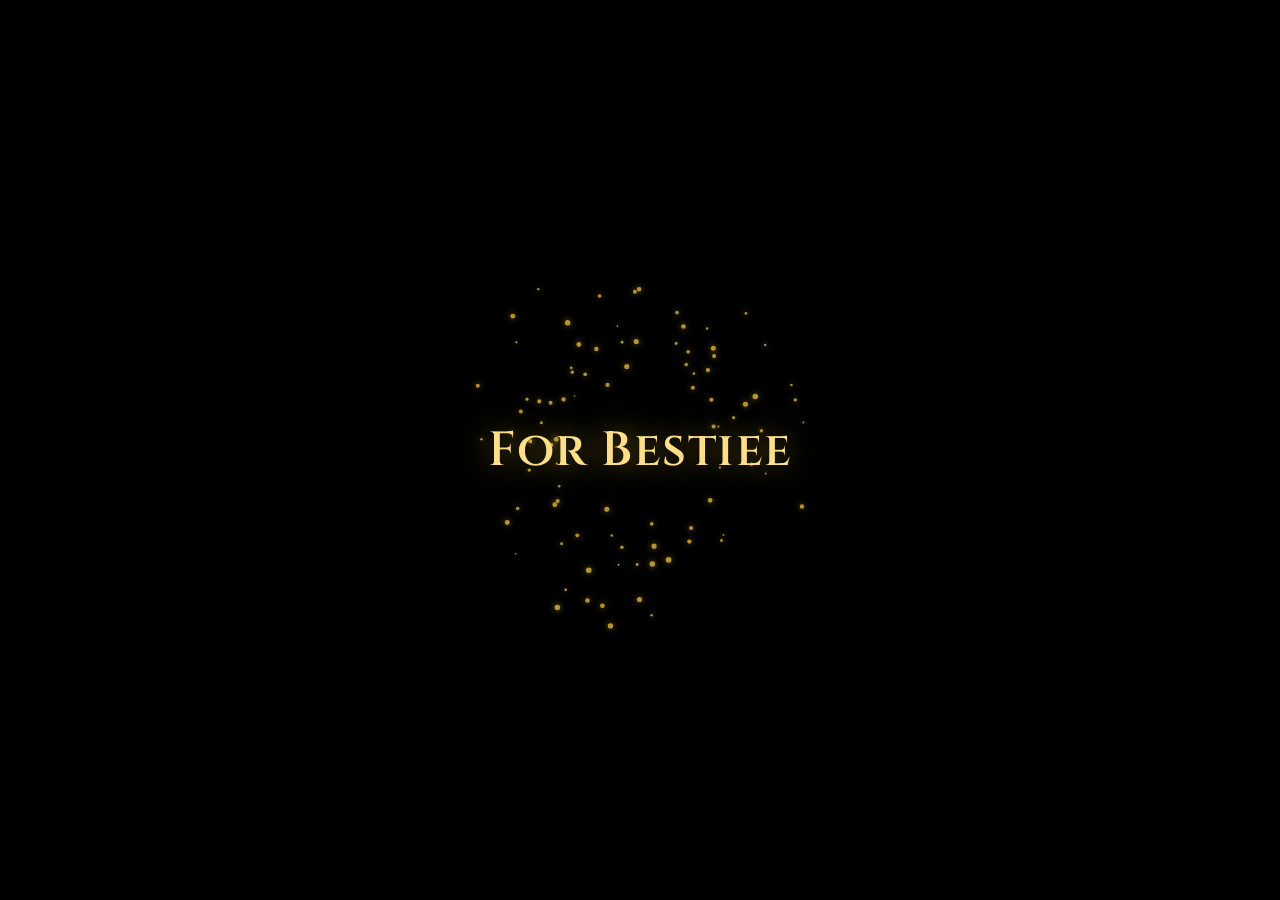
<file: index.html>
<!DOCTYPE html>
<html lang="en">
<head>
<meta charset="UTF-8">
<meta name="viewport" content="width=device-width, initial-scale=1.0">
<title>For Bestiee — Tonight at Midnight</title>
<link rel="stylesheet" href="style.css">
</head>
<body>

<!-- Exciting intro: particles converge + title -->
<div id="introGate">
  <canvas id="introCanvas"></canvas>
  <h1 class="intro-title" id="introTitleText">For Bestiee</h1>
</div>

<!-- Gold gates that slide open after intro -->
<div id="gates">
  <div class="gate-panel left"></div>
  <div class="gate-panel right"></div>
</div>

<canvas id="sparkles"></canvas>
<canvas id="fireworks"></canvas>
<div class="glow-bg"></div>

<div id="progressDots">
  <span class="pdot"></span><span class="pdot"></span><span class="pdot"></span><span class="pdot"></span>
</div>

<div class="page">
  <div class="wrap">
    <div class="frame">
      <svg class="emblem" viewBox="0 0 100 100">
        <circle cx="50" cy="50" r="42" fill="none" stroke="#d4af37" stroke-width="2.5"/>
        <circle cx="50" cy="50" r="32" fill="none" stroke="#ffe08a" stroke-width="1"/>
        <polygon points="50,22 58,44 82,44 62,58 70,80 50,66 30,80 38,58 18,44 42,44" fill="#d4af37"/>
      </svg>
      <p class="eyebrow">A Golden Invitation</p>
      <h1 class="title" id="mainTitle">For Bestiee</h1>
      <p class="subtitle">Sindhu, this is only for you. Something special is locked away, waiting for your birthday. It opens tonight, right at midnight.</p>

      <div class="divider"></div>

      <div id="countdown">
        <div class="cd-block"><span class="cd-num" id="cd-days">00</span><span class="cd-label">days</span></div>
        <div class="cd-colon">:</div>
        <div class="cd-block"><span class="cd-num" id="cd-hours">00</span><span class="cd-label">hrs</span></div>
        <div class="cd-colon">:</div>
        <div class="cd-block"><span class="cd-num" id="cd-min">00</span><span class="cd-label">min</span></div>
        <div class="cd-colon">:</div>
        <div class="cd-block"><span class="cd-num" id="cd-sec">00</span><span class="cd-label">sec</span></div>
      </div>

      <div id="gift-stage">
        <div id="giftbox">
          <svg viewBox="0 0 170 170">
            <g class="seal-top">
              <circle cx="85" cy="85" r="55" fill="#0d0d0d" stroke="#d4af37" stroke-width="2.5"/>
              <circle cx="85" cy="85" r="42" fill="none" stroke="#ffe08a" stroke-width="1"/>
              <polygon points="85,55 92,75 113,75 96,88 103,109 85,96 67,109 74,88 57,75 78,75" fill="#d4af37"/>
            </g>
            <g class="seal-crack" stroke="#ffe08a" stroke-width="1.5">
              <line x1="55" y1="60" x2="75" y2="85"/>
              <line x1="115" y1="60" x2="95" y2="85"/>
              <line x1="85" y1="130" x2="85" y2="100"/>
            </g>
          </svg>
        </div>
        <p class="box-lock-text" id="lockText">Sealed until midnight</p>
        <p class="box-ready-text">Tap the seal to break it open</p>
      </div>

      <a href="memories.html" id="continueBtn" class="btn">Continue</a>
    </div>
    <p class="note">made just for you, Bestiee</p>
  </div>
</div>

<button id="soundToggle" title="Toggle music">♪</button>

<script src="script.js"></script>
<script>
markProgress(1);
startIntro();
startSparkles();
wireSoundToggle();
animateTitle('#mainTitle');

const giftbox = document.getElementById('giftbox');
const lockText = document.getElementById('lockText');
const continueBtn = document.getElementById('continueBtn');
const countdownWrap = document.getElementById('countdown');

function onUnlocked(){
  countdownWrap.style.display = 'none';
  lockText.style.display = 'none';
  giftbox.classList.add('ready');
}

startCountdown(onUnlocked);
if(Date.now() >= SURPRISE_TARGET){ onUnlocked(); }

giftbox.addEventListener('click', ()=>{
  if(!giftbox.classList.contains('ready')) return;
  giftbox.classList.remove('ready');
  giftbox.classList.add('opening');
  document.querySelector('.box-ready-text').style.display = 'none';
  startMusic();
  setTimeout(gongSwell, 150);
  fireworksBurst(3);
  setTimeout(()=>fireworksBurst(2), 700);

  setTimeout(()=>{
    continueBtn.style.display = 'inline-block';
  }, 1600);
});
</script>
</body>
</html>
</file>
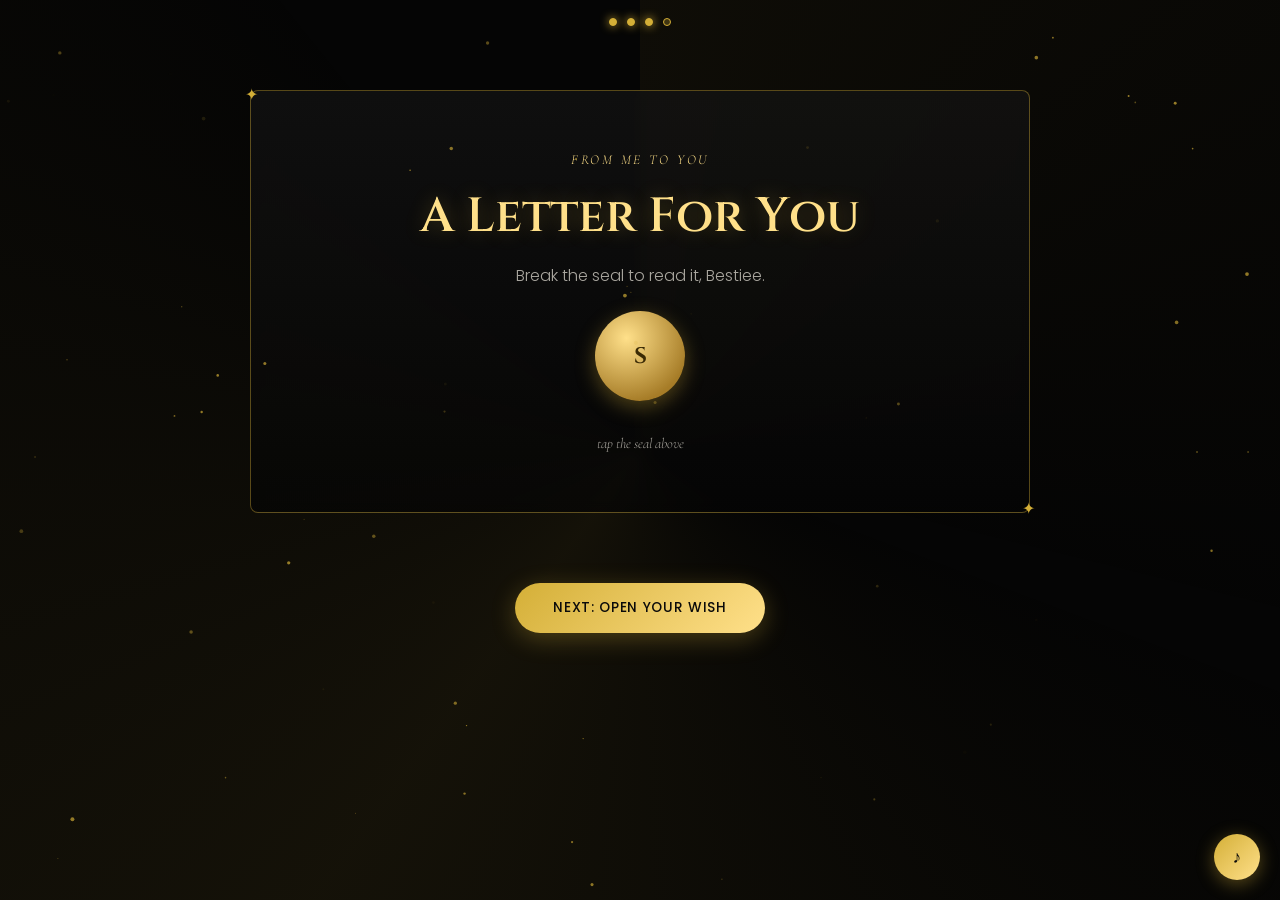
<file: letter.html>
<!DOCTYPE html>
<html lang="en">
<head>
<meta charset="UTF-8">
<meta name="viewport" content="width=device-width, initial-scale=1.0">
<title>A Letter For You — Bestiee</title>
<link rel="stylesheet" href="style.css">
</head>
<body>

<canvas id="sparkles"></canvas>
<canvas id="fireworks"></canvas>
<div class="glow-bg"></div>

<div id="progressDots">
  <span class="pdot"></span><span class="pdot"></span><span class="pdot"></span><span class="pdot"></span>
</div>

<div class="page">
  <div class="wrap">
    <div class="frame reveal">
      <p class="eyebrow">From Me To You</p>
      <h1 class="title" id="letterTitle">A Letter For You</h1>
      <p class="subtitle">Break the seal to read it, Bestiee.</p>

      <div class="parchment">
        <div class="wax-seal" id="waxSeal">S</div>

        <!-- ============================================================ -->
        <!-- EDIT BELOW: replace the placeholder lines with your own words -->
        <!-- Open this file in any text editor, find the text between     -->
        <!-- <p> tags inside #letterBody, and type your own letter.        -->
        <!-- ============================================================ -->
        <div id="letterBody">
          <p>Dear Sindhu,</p>
          <p> I am so lucky to have you as my best friend </p>
          <p> you shared me many of your life memories which are priceless to me</p>
          <p> we will definetly more memories like this, wish you many more happy returs of the day </p>
          <span class="sign">— mkvk</span>
		  </div>
        <!-- ============================================================ -->
        <!-- END OF EDIT AREA                                              -->
        <!-- ============================================================ -->

        <p class="letter-hint" id="hintText">tap the seal above</p>
      </div>
    </div>

    <div class="nav-next reveal">
      <a href="birthday.html" class="btn">Next: Open Your Wish</a>
    </div>
  </div>
</div>

<button id="soundToggle" title="Toggle music">♪</button>

<script src="script.js"></script>
<script>
guardLockedPage();
markProgress(3);
startSparkles();
startReveal();
wireSoundToggle();
startMusic();
animateTitle('#letterTitle');

const waxSeal = document.getElementById('waxSeal');
const letterBody = document.getElementById('letterBody');
const hintText = document.getElementById('hintText');
waxSeal.addEventListener('click', ()=>{
  waxSeal.classList.add('cracked');
  letterBody.classList.add('open');
  hintText.style.display = 'none';
});
</script>
</body>
</html>
</file>
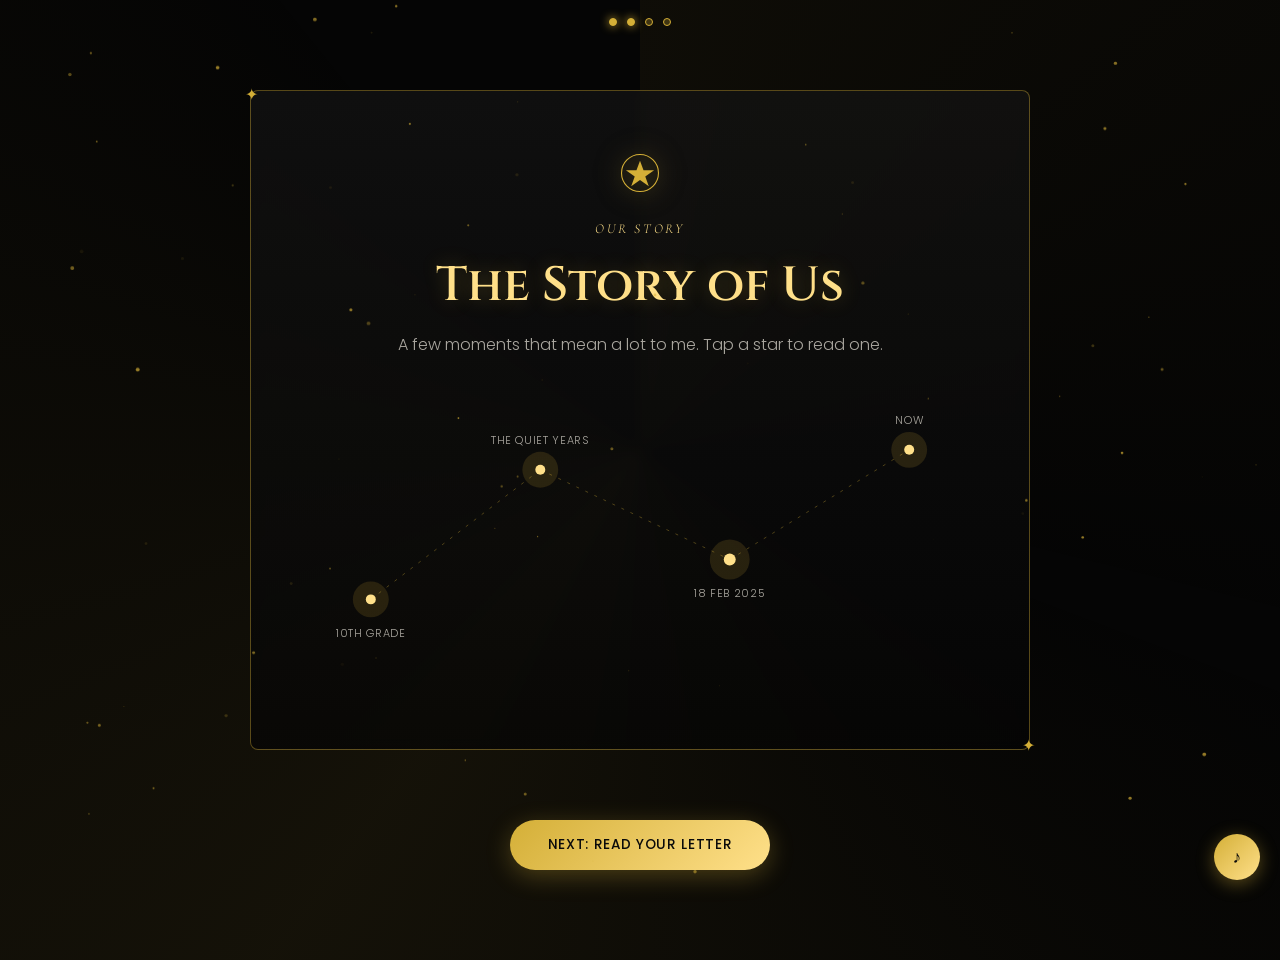
<file: memories.html>
<!DOCTYPE html>
<html lang="en">
<head>
<meta charset="UTF-8">
<meta name="viewport" content="width=device-width, initial-scale=1.0">
<title>Our Story — For Bestiee</title>
<link rel="stylesheet" href="style.css">
</head>
<body>

<canvas id="sparkles"></canvas>
<canvas id="fireworks"></canvas>
<div class="glow-bg"></div>

<div id="progressDots">
  <span class="pdot"></span><span class="pdot"></span><span class="pdot"></span><span class="pdot"></span>
</div>

<div class="page">
  <div class="wrap">

    <div class="frame reveal">
      <svg class="emblem" viewBox="0 0 100 100" style="width:44px;">
        <circle cx="50" cy="50" r="42" fill="none" stroke="#d4af37" stroke-width="2.5"/>
        <polygon points="50,22 58,44 82,44 62,58 70,80 50,66 30,80 38,58 18,44 42,44" fill="#d4af37"/>
      </svg>
      <p class="eyebrow">Our Story</p>
      <h1 class="title" id="storyTitle">The Story of Us</h1>
      <p class="subtitle">A few moments that mean a lot to me. Tap a star to read one.</p>

      <svg id="constellation-svg" viewBox="0 0 680 300" fill="none" xmlns="http://www.w3.org/2000/svg" style="margin-top:30px;">
        <line class="const-line" x1="70" y1="210" x2="240" y2="80"/>
        <line class="const-line" x1="240" y1="80" x2="430" y2="170"/>
        <line class="const-line" x1="430" y1="170" x2="610" y2="60"/>

        <g class="const-star" data-key="s1" transform="translate(70,210)">
          <circle class="halo" r="18"/><circle class="core" r="5"/>
          <text class="const-label" x="0" y="38" text-anchor="middle">10th Grade</text>
        </g>
        <g class="const-star" data-key="s2" transform="translate(240,80)">
          <circle class="halo" r="18"/><circle class="core" r="5"/>
          <text class="const-label" x="0" y="-26" text-anchor="middle">The Quiet Years</text>
        </g>
        <g class="const-star" data-key="s3" transform="translate(430,170)">
          <circle class="halo" r="20"/><circle class="core" r="6"/>
          <text class="const-label" x="0" y="38" text-anchor="middle">18 Feb 2025</text>
        </g>
        <g class="const-star" data-key="s4" transform="translate(610,60)">
          <circle class="halo" r="18"/><circle class="core" r="5"/>
          <text class="const-label" x="0" y="-26" text-anchor="middle">Now</text>
        </g>
      </svg>

      <div class="const-card" id="cardBox">
        <span class="tag" id="cardTag"></span>
        <span id="cardText"></span>
      </div>
    </div>

    <div class="nav-next reveal">
      <a href="letter.html" class="btn">Next: Read Your Letter</a>
    </div>

  </div>
</div>

<button id="soundToggle" title="Toggle music">♪</button>

<script src="script.js"></script>
<script>
guardLockedPage();
markProgress(2);
startSparkles();
startReveal();
wireSoundToggle();
startMusic();
animateTitle('#storyTitle');

const storyData = {
  s1: { tag:"10th Grade", text:"We were classmates back then. Just two people sitting in the same class, with no idea what we would become to each other later." },
  s2: { tag:"The Quiet Years", text:"After 10th, we drifted apart. No fight, no drama — just life taking us in different directions, and the conversations slowly stopping." },
  s3: { tag:"18 February 2025", text:"Out of nowhere, we started talking again. And this time, it stuck. That one chat quietly turned into the friendship I have now." },
  s4: { tag:"Now", text:"We talk almost every day, mostly online. It still feels close. You are one of my best friends, and I trust you a lot." }
};
const cardBox = document.getElementById('cardBox');
const cardTag = document.getElementById('cardTag');
const cardText = document.getElementById('cardText');
document.querySelectorAll('.const-star').forEach(star=>{
  star.addEventListener('click', ()=>{
    const d = storyData[star.getAttribute('data-key')];
    cardTag.textContent = d.tag;
    cardText.textContent = d.text;
    cardBox.classList.add('show');
  });
});
</script>
</body>
</html>
</file>
<file: style.css>
@import url('https://fonts.googleapis.com/css2?family=Cinzel:wght@500;600;700&family=Cormorant+Garamond:ital,wght@0,500;1,500;1,600&family=Caveat:wght@600&family=Poppins:wght@300;400;500;600&display=swap');

:root{
  --bg:#050505;
  --bg2:#0d0d0d;
  --gold:#d4af37;
  --gold-bright:#ffe08a;
  --gold-deep:#a67c27;
  --ivory:#f5f0e6;
  --ivory-dim:rgba(245,240,230,0.68);
  --line:rgba(212,175,55,0.4);
}
*{box-sizing:border-box; margin:0; padding:0;}
html{scroll-behavior:smooth;}
body{
  background:var(--bg);
  color:var(--ivory);
  font-family:'Poppins', sans-serif;
  font-weight:300;
  overflow-x:hidden;
  position:relative;
  min-height:100vh;
}
#sparkles{ position:fixed; inset:0; width:100%; height:100%; z-index:1; pointer-events:none; }
#fireworks{ position:fixed; inset:0; width:100%; height:100%; z-index:120; pointer-events:none; }

.glow-bg{
  position:fixed; inset:-20%; z-index:0; pointer-events:none;
  background:conic-gradient(from 0deg, rgba(212,175,55,0.05), transparent 30%, rgba(212,175,55,0.08) 60%, transparent 90%);
  animation:rotateGlow 30s linear infinite;
}
@keyframes rotateGlow{ to{ transform:rotate(360deg); } }

main, header, section, footer{ position:relative; z-index:2; }

/* ---------- Progress dots ---------- */
#progressDots{
  position:fixed; top:18px; left:50%; transform:translateX(-50%); z-index:150;
  display:flex; gap:10px;
}
.pdot{ width:8px; height:8px; border-radius:50%; background:rgba(212,175,55,0.25); border:1px solid var(--gold); transition:all 0.4s ease; }
.pdot.active{ background:var(--gold); box-shadow:0 0 10px var(--gold); }

/* ---------- Intro gate ---------- */
#introGate{
  position:fixed; inset:0; z-index:200; background:#000;
  display:flex; align-items:center; justify-content:center;
  transition:opacity 1s ease;
}
#introGate.fade{ opacity:0; pointer-events:none; }
#introCanvas{ position:absolute; inset:0; width:100%; height:100%; }
.intro-title{
  position:relative; z-index:2; font-family:'Cinzel', serif; font-weight:600; color:var(--gold-bright);
  font-size:clamp(1.8rem, 6vw, 3rem); text-align:center; letter-spacing:0.03em;
  text-shadow:0 0 30px rgba(212,175,55,0.6);
}
.intro-title .letter-anim{ display:inline-block; opacity:0; animation:letterUp 0.6s ease forwards; }
@keyframes letterUp{ from{ opacity:0; transform:translateY(16px);} to{ opacity:1; transform:translateY(0);} }

/* ---------- Gold gates ---------- */
#gates{ position:fixed; inset:0; z-index:190; display:flex; pointer-events:none; }
.gate-panel{
  flex:1; background:linear-gradient(135deg, #0d0d0d, #1a1a1a);
  border-image:linear-gradient(180deg, var(--gold), var(--gold-deep)) 1;
  position:relative; transition:transform 1.6s cubic-bezier(.7,0,.2,1);
  box-shadow:inset 0 0 60px rgba(212,175,55,0.06);
}
.gate-panel::before{
  content:''; position:absolute; inset:14px;
  border:1px solid rgba(212,175,55,0.5);
}
.gate-panel.left{ border-right:2px solid var(--gold); }
.gate-panel.right{ border-left:2px solid var(--gold); }
#gates.open .gate-panel.left{ transform:translateX(-102%); }
#gates.open .gate-panel.right{ transform:translateX(102%); }
#gates.hide{ display:none; }

/* ---------- Layout ---------- */
.page{ min-height:100vh; display:flex; flex-direction:column; align-items:center; padding:90px 20px 90px; text-align:center; }
.wrap{ max-width:780px; width:100%; margin:0 auto; }

/* ---------- Emblem ---------- */
.emblem{ width:60px; margin:0 auto 18px; animation:emblemFloat 3.2s ease-in-out infinite; filter:drop-shadow(0 0 14px rgba(212,175,55,0.5)); }
@keyframes emblemFloat{ 0%,100%{ transform:translateY(0) rotate(0deg);} 50%{ transform:translateY(-8px) rotate(4deg);} }

/* ---------- Ornate frame ---------- */
.frame{
  position:relative;
  border:1.5px solid var(--line);
  border-radius:8px;
  padding:clamp(30px, 6vw, 60px) clamp(20px, 6vw, 50px);
  background:linear-gradient(180deg, rgba(20,20,20,0.7), rgba(5,5,5,0.7));
  backdrop-filter:blur(6px);
  animation:frameGlow 4s ease-in-out infinite;
}
@keyframes frameGlow{
  0%,100%{ box-shadow:0 0 40px rgba(212,175,55,0.05), inset 0 0 30px rgba(212,175,55,0.02); }
  50%{ box-shadow:0 0 70px rgba(212,175,55,0.14), inset 0 0 40px rgba(212,175,55,0.05); }
}
.frame::before, .frame::after{ content:'\2726'; position:absolute; color:var(--gold); font-size:16px; }
.frame::before{ top:-9px; left:-6px; }
.frame::after{ bottom:-9px; right:-6px; }

.divider{ width:90px; height:1px; background:linear-gradient(90deg, transparent, var(--gold), transparent); margin:26px auto; position:relative; }
.divider::after{ content:'\2726'; position:absolute; top:-8px; left:50%; transform:translateX(-50%); color:var(--gold); font-size:11px; }

/* ---------- Text ---------- */
.eyebrow{
  font-family:'Cormorant Garamond', serif; font-style:italic; color:var(--gold-bright);
  letter-spacing:0.2em; text-transform:uppercase; font-size:0.85rem; margin-bottom:18px;
  opacity:0; animation:fadeIn 1s ease forwards; animation-delay:0.3s;
}
@keyframes fadeIn{ to{ opacity:1; } }
.title{
  font-family:'Cinzel', serif; font-weight:600; color:var(--gold-bright);
  font-size:clamp(1.8rem, 6vw, 3rem); line-height:1.3; margin-bottom:14px;
  text-shadow:0 0 20px rgba(212,175,55,0.3);
}
.title .letter-anim{ display:inline-block; opacity:0; animation:letterUp 0.6s ease forwards; }
.subtitle{ color:var(--ivory-dim); font-size:1rem; line-height:1.8; max-width:540px; margin:0 auto; }
.note{ font-family:'Caveat', cursive; color:var(--gold-bright); font-size:1.4rem; margin-top:10px; }

/* ---------- Buttons ---------- */
.btn{
  display:inline-block; font-family:'Poppins', sans-serif; font-weight:500; letter-spacing:0.05em;
  background:linear-gradient(135deg, var(--gold), var(--gold-bright)); border:none; color:#0a0a0a;
  padding:15px 38px; border-radius:30px; font-size:0.85rem; cursor:pointer;
  text-transform:uppercase; text-decoration:none; transition:all 0.35s ease;
  margin-top:10px; box-shadow:0 6px 24px rgba(212,175,55,0.3);
}
.btn:hover{ transform:translateY(-2px); box-shadow:0 10px 30px rgba(212,175,55,0.45); }
.btn[disabled]{ opacity:0.35; pointer-events:none; }
#continueBtn{ display:none; }
.nav-next{ margin-top:60px; }

/* ---------- Countdown ---------- */
#countdown{ display:flex; gap:clamp(12px,4vw,26px); justify-content:center; flex-wrap:wrap; margin:34px 0 10px; }
.cd-block{ display:flex; flex-direction:column; align-items:center; min-width:62px; }
.cd-num{
  font-family:'Cinzel', serif; font-weight:600; font-size:clamp(1.8rem,5vw,2.6rem); color:var(--gold-bright); line-height:1;
  display:inline-block;
}
.cd-num.pop{ animation:digitPop 0.4s ease; }
@keyframes digitPop{ 0%{ transform:scale(1);} 30%{ transform:scale(1.3); color:#fff;} 100%{ transform:scale(1);} }
.cd-label{ font-size:0.62rem; letter-spacing:0.16em; text-transform:uppercase; color:var(--ivory-dim); margin-top:8px; }
.cd-colon{ font-family:'Cinzel', serif; font-size:1.5rem; color:var(--gold); align-self:flex-start; margin-top:2px; }

/* ---------- Seal (medallion) ---------- */
#gift-stage{ margin:40px auto 10px; display:flex; flex-direction:column; align-items:center; }
#giftbox{ width:170px; height:170px; cursor:default; position:relative; }
#giftbox.ready{ cursor:pointer; }
#giftbox svg{ width:100%; height:100%; overflow:visible; }
#giftbox.ready svg{ animation:sealGlow 2.2s ease-in-out infinite; }
@keyframes sealGlow{
  0%,100%{ filter:drop-shadow(0 0 8px rgba(212,175,55,0.3)); }
  50%{ filter:drop-shadow(0 0 26px rgba(212,175,55,0.65)); }
}
.box-lock-text{ margin-top:20px; font-family:'Cormorant Garamond', serif; font-style:italic; color:var(--ivory-dim); font-size:0.95rem; }
.box-ready-text{ margin-top:20px; font-family:'Cormorant Garamond', serif; font-style:italic; color:var(--gold-bright); font-size:1rem; display:none; }
#giftbox.ready + .box-ready-text{ display:block; animation:softPulse 2s ease-in-out infinite; }
@keyframes softPulse{ 0%,100%{opacity:0.55;} 50%{opacity:1;} }

.seal-top{ transform-origin:85px 85px; transition:transform 1s cubic-bezier(.6,-0.2,.2,1.2), opacity 0.7s ease; }
#giftbox.opening .seal-top{ transform:scale(1.6) rotate(25deg); opacity:0; }
.seal-crack{ opacity:0; transition:opacity 0.3s ease; }
#giftbox.opening .seal-crack{ opacity:1; }

/* ---------- Story ---------- */
#constellation-svg{ width:100%; height:auto; max-width:680px; display:block; margin:0 auto; }
.const-line{ stroke:var(--gold); stroke-width:1; opacity:0.35; stroke-dasharray:3 7; }
.const-star{ cursor:pointer; }
.const-star circle.core{ fill:var(--gold-bright); animation:starPulse 2.4s ease-in-out infinite; }
.const-star circle.halo{ fill:var(--gold); opacity:0.15; transition:opacity 0.3s ease; }
.const-star:hover circle.halo{ opacity:0.4; }
@keyframes starPulse{ 0%,100%{ opacity:1;} 50%{ opacity:0.5; } }
.const-label{ font-family:'Poppins', sans-serif; font-size:11px; fill:var(--ivory-dim); text-transform:uppercase; letter-spacing:0.06em; }
.const-card{
  border:1px solid var(--line); border-radius:8px; padding:22px 24px; margin-top:20px;
  font-size:0.95rem; line-height:1.8; color:var(--ivory);
  background:linear-gradient(180deg, rgba(20,20,20,0.7), rgba(5,5,5,0.7));
  display:none; text-align:left;
}
.const-card.show{ display:block; animation:fadeUp 0.6s ease; }
.const-card .tag{ font-family:'Cinzel', serif; color:var(--gold-bright); font-size:0.95rem; display:block; margin-bottom:8px; }
@keyframes fadeUp{ from{opacity:0; transform:translateY(14px);} to{opacity:1; transform:translateY(0);} }

/* ---------- Letter / parchment ---------- */
.parchment{
  max-width:600px; margin:20px auto 0; position:relative;
}
.wax-seal{
  width:90px; height:90px; margin:10px auto 20px; border-radius:50%;
  background:radial-gradient(circle at 35% 30%, var(--gold-bright), var(--gold-deep) 75%);
  display:flex; align-items:center; justify-content:center; cursor:pointer;
  font-family:'Cinzel', serif; color:#3a2a05; font-weight:700; font-size:1.4rem;
  box-shadow:0 6px 20px rgba(212,175,55,0.35);
  transition:transform 0.5s ease, opacity 0.6s ease;
}
.wax-seal:hover{ transform:scale(1.05); }
.wax-seal.cracked{ transform:scale(1.3) rotate(15deg); opacity:0; pointer-events:none; }
#letterBody{
  max-height:0; overflow:hidden; opacity:0;
  transition:max-height 1.2s ease, opacity 1s ease;
  text-align:left; font-family:'Cormorant Garamond', serif; font-size:clamp(1.1rem, 2.2vw, 1.3rem);
  line-height:2; color:var(--ivory);
}
#letterBody.open{ max-height:2000px; opacity:1; margin-top:10px; }
#letterBody p{ margin-bottom:16px; }
.letter-hint{ margin-top:14px; font-family:'Cormorant Garamond', serif; font-style:italic; color:var(--ivory-dim); font-size:0.9rem; }

/* ---------- Photo / Video ---------- */
.photo-frame{
  max-width:320px; margin:30px auto 0; position:relative; padding:10px;
  border:2px solid var(--gold); background:linear-gradient(160deg, rgba(212,175,55,0.15), rgba(20,20,20,0.4));
  border-radius:6px;
}
.photo-frame img{ width:100%; display:block; border-radius:3px; }
.photo-caption{ text-align:center; font-family:'Cormorant Garamond', serif; font-style:italic; color:var(--gold-bright); margin-top:18px; font-size:1.05rem; }

.video-frame{
  max-width:520px; margin:30px auto 0; padding:10px;
  border:2px solid var(--gold); border-radius:6px;
  background:linear-gradient(160deg, rgba(212,175,55,0.15), rgba(20,20,20,0.4));
}
.video-frame video{ width:100%; display:block; border-radius:3px; background:#000; }
.video-missing{
  padding:50px 20px; text-align:center; color:var(--ivory-dim); font-family:'Cormorant Garamond', serif; font-style:italic;
  border:1px dashed var(--gold); border-radius:6px; font-size:1rem;
}

/* ---------- Floating stars rising ---------- */
.riser{
  position:fixed; bottom:-30px; z-index:5; pointer-events:none;
  color:var(--gold-bright); font-size:20px; opacity:0.85;
  animation:riseUp linear forwards;
}
@keyframes riseUp{
  to{ transform:translateY(-115vh) translateX(var(--drift,0px)) rotate(360deg); opacity:0; }
}

/* ---------- Reveal on scroll ---------- */
.reveal{ opacity:0; transform:translateY(28px); transition:opacity 0.9s ease, transform 0.9s ease; }
.reveal.in{ opacity:1; transform:translateY(0); }

/* ---------- Sound toggle ---------- */
#soundToggle{
  position:fixed; bottom:20px; right:20px; z-index:150;
  width:46px; height:46px; border-radius:50%;
  background:linear-gradient(135deg, var(--gold), var(--gold-bright)); border:none;
  display:flex; align-items:center; justify-content:center; cursor:pointer;
  color:#0a0a0a; font-size:1.1rem; transition:all 0.3s ease;
  box-shadow:0 4px 18px rgba(212,175,55,0.4);
  animation:softPulse 2.6s ease-in-out infinite;
}
#soundToggle:hover{ transform:scale(1.08); }

footer{ text-align:center; padding:40px 24px 20px; color:var(--ivory-dim); font-size:0.85rem; }
footer .footer-title{ font-family:'Cinzel', serif; color:var(--gold-bright); font-size:1.3rem; margin-bottom:10px; }
footer a{ color:var(--gold-bright); text-decoration:none; border-bottom:1px dotted var(--gold); }

@media (prefers-reduced-motion: reduce){
  *{ animation-duration:0.01ms !important; transition-duration:0.01ms !important; }
}
</file>
